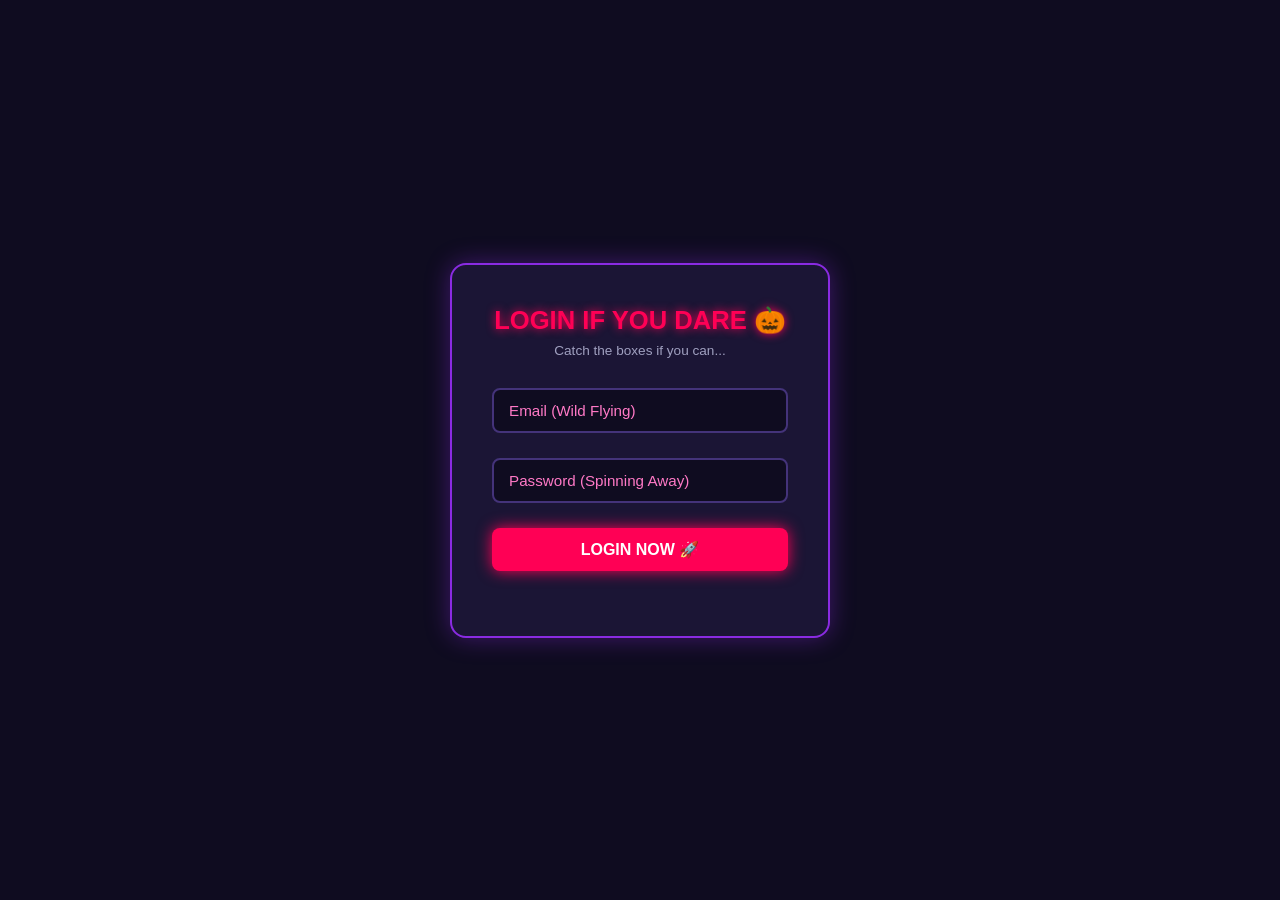
<file: index.html>
<!DOCTYPE html>
<html lang="en">
<head>
  <meta charset="UTF-8" />
  <meta name="viewport" content="width=device-width, initial-scale=1.0"/>
  <title>Login If You Dare! 👻</title>
  <link rel="stylesheet" href="style.css" />
</head>
<body>

  <div class="card">
    <h1 class="scary-title">LOGIN IF YOU DARE 🎃</h1>
    <p class="subtitle">Catch the boxes if you can...</p>

    <form onsubmit="return false;">
      <div class="field-wrapper float-1">
        <input type="email" placeholder="Email (Wild Flying)" required />
      </div>

      <div class="field-wrapper float-2">
        <input type="password" placeholder="Password (Spinning Away)" required />
      </div>

      <div class="field-wrapper float-3">
        <button type="button" class="login-btn">
          LOGIN NOW 🚀
        </button>
      </div>
    </form>
  </div>

</body>
</html>
</file>
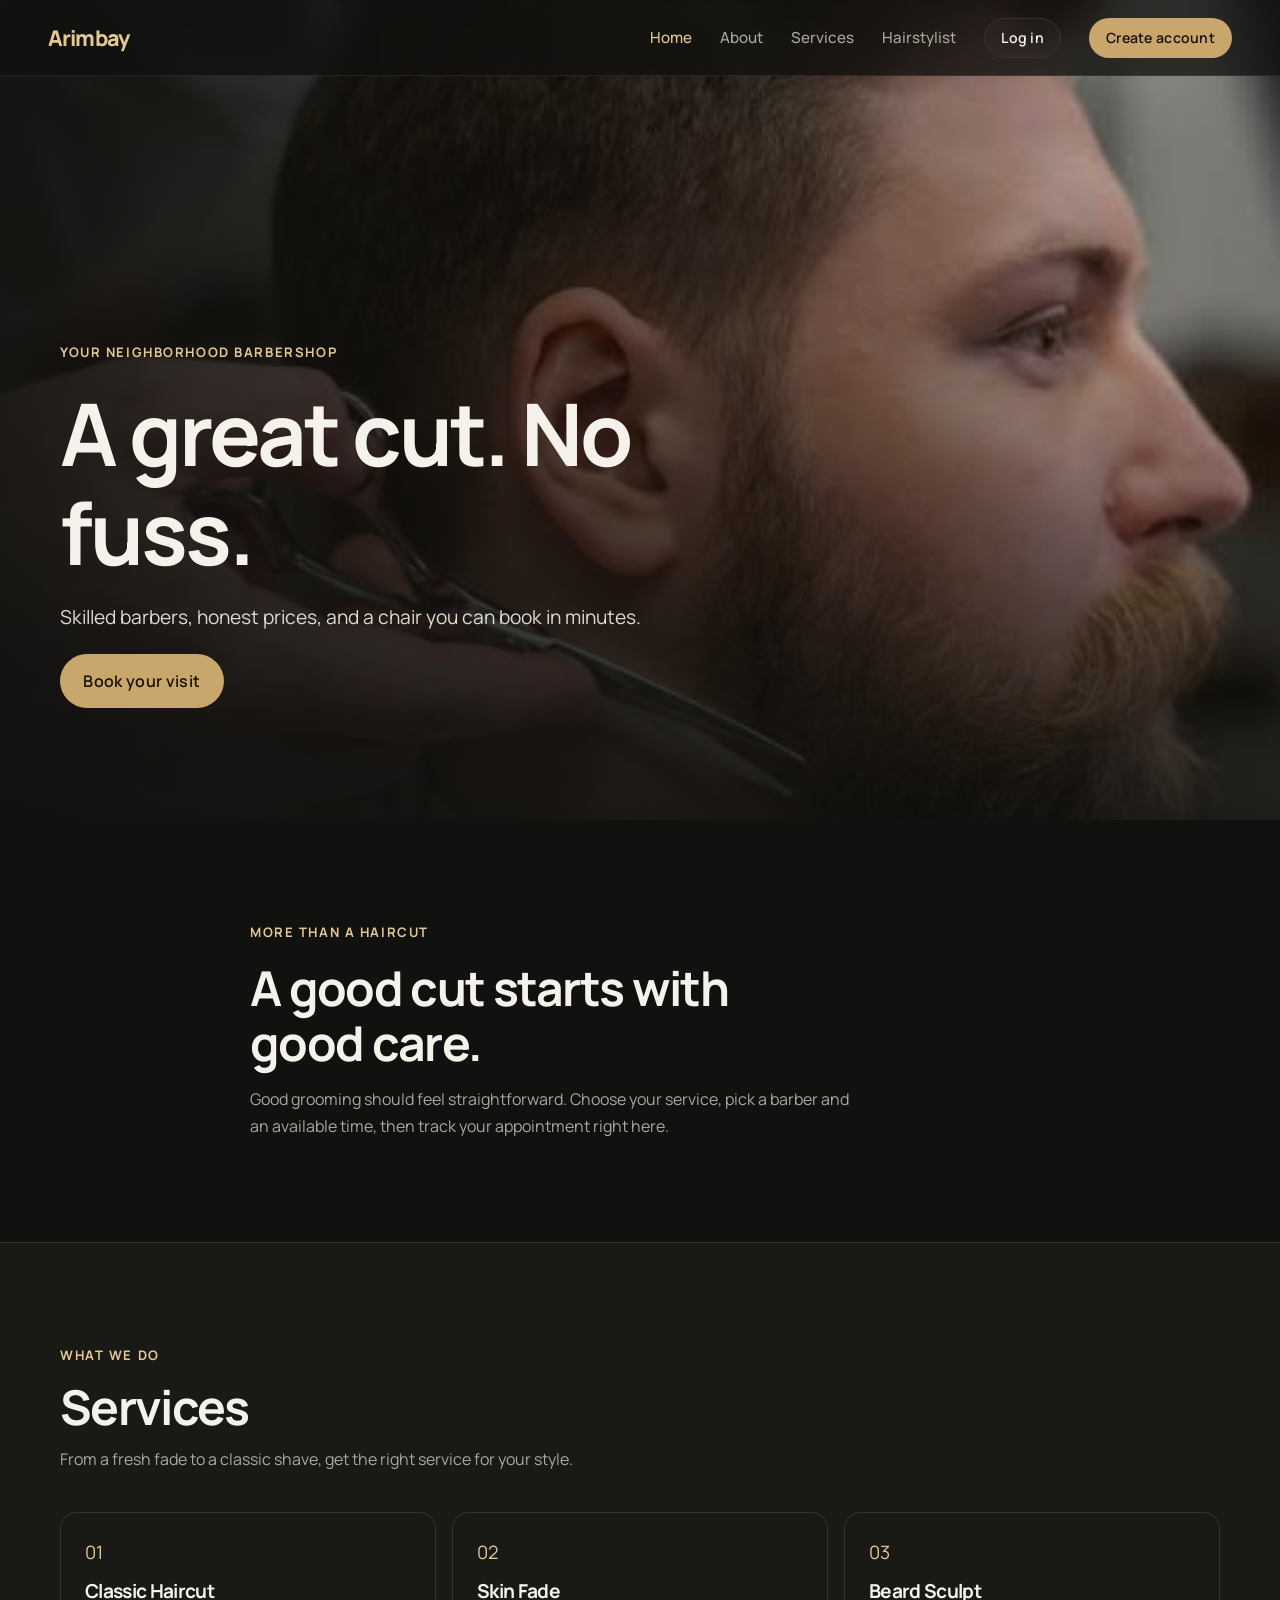
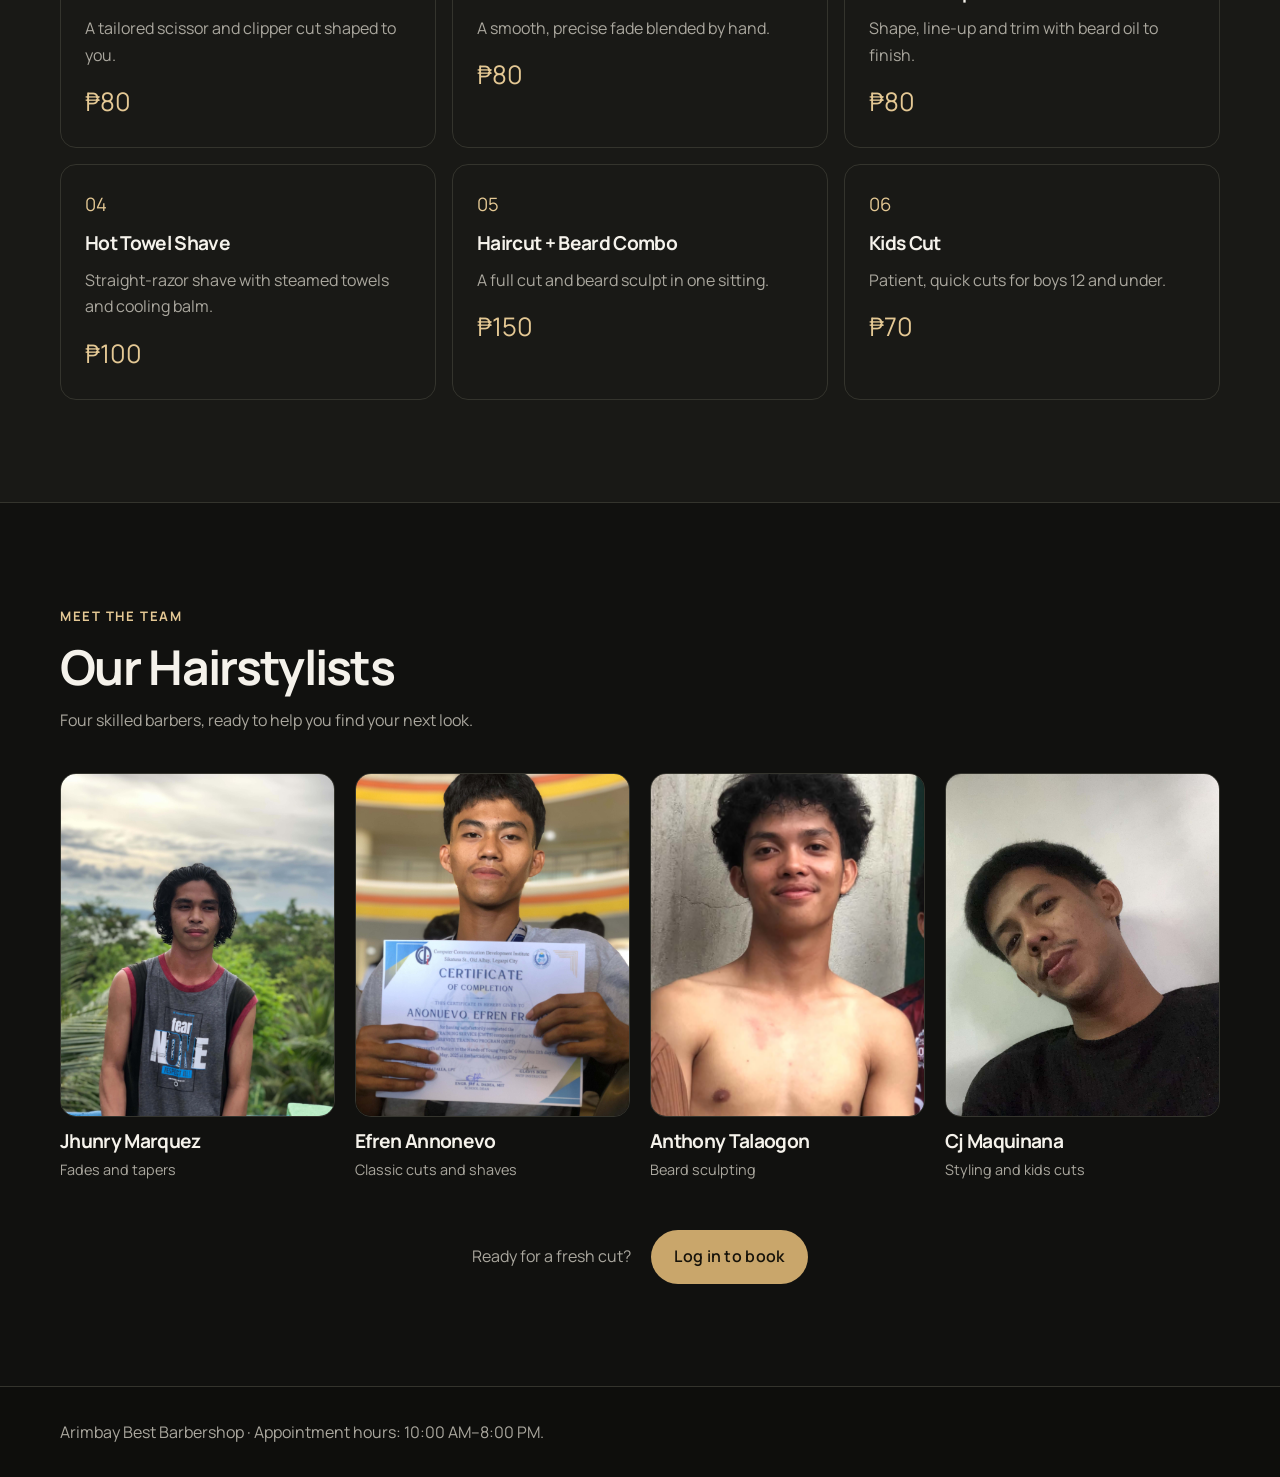
<file: bars/arimbay-barbershop/index.html>
<!DOCTYPE html>
<html lang="en">
<head>
<meta charset="UTF-8">
<meta name="viewport" content="width=device-width, initial-scale=1">
<title>Arimbay Barbershop</title>
<link rel="preconnect" href="https://fonts.googleapis.com">
<link rel="preconnect" href="https://fonts.gstatic.com" crossorigin>
<link href="https://fonts.googleapis.com/css2?family=Manrope:wght@400;500;600;700;800&display=swap" rel="stylesheet">
<link rel="stylesheet" href="css/base.css">
<link rel="stylesheet" href="css/layout.css">
<link rel="stylesheet" href="css/components.css">
<link rel="stylesheet" href="css/animations.css">
</head>
<body>

<section id="view-home" class="view public-home">
  <header class="nav public-nav" id="public-nav">
    <a class="nav-brand" href="#public-home">Arimbay</a>
    <button class="nav-toggle" id="public-nav-toggle" aria-label="Toggle menu" aria-expanded="false" aria-controls="public-nav-links"><span></span><span></span></button>
    <nav class="nav-links" id="public-nav-links">
      <a href="#public-home">Home</a>
      <a href="#public-about">About</a>
      <a href="#public-services">Services</a>
      <a href="#public-hairstylist">Hairstylist</a>
      <button class="btn btn-ghost btn-sm" type="button" data-show-auth data-auth-tab="login">Log in</button>
      <button class="btn btn-gold btn-sm" type="button" data-show-auth data-auth-tab="register">Create account</button>
    </nav>
  </header>

  <main>
    <section id="public-home" class="public-hero">
      <div class="public-hero-photo"></div>
      <div class="container public-hero-copy">
        <p class="hero-kicker">Your neighborhood barbershop</p>
        <h1>A great cut. No fuss.</h1>
        <p>Skilled barbers, honest prices, and a chair you can book in minutes.</p>
        <button class="btn btn-gold" type="button" data-show-auth>Book your visit</button>
      </div>
    </section>

    <section id="public-about" class="section public-about">
      <div class="container public-about-content">
        <p class="hero-kicker">More than a haircut</p>
        <h2>A good cut starts with good care.</h2>
        <p>Good grooming should feel straightforward. Choose your service, pick a barber and an available time, then track your appointment right here.</p>
      </div>
    </section>

    <section id="public-services" class="section section-alt">
      <div class="container">
        <div class="section-head">
          <p class="hero-kicker">What we do</p>
          <h2>Services</h2>
          <p>From a fresh fade to a classic shave, get the right service for your style.</p>
        </div>
        <div class="public-services-grid">
          <article class="card public-service-card">
            <span class="public-service-number">01</span>
            <h3>Classic Haircut</h3>
            <p>A tailored scissor and clipper cut shaped to you.</p>
            <span class="price">₱80</span>
          </article>
          <article class="card public-service-card">
            <span class="public-service-number">02</span>
            <h3>Skin Fade</h3>
            <p>A smooth, precise fade blended by hand.</p>
            <span class="price">₱80</span>
          </article>
          <article class="card public-service-card">
            <span class="public-service-number">03</span>
            <h3>Beard Sculpt</h3>
            <p>Shape, line-up and trim with beard oil to finish.</p>
            <span class="price">₱80</span>
          </article>
          <article class="card public-service-card">
            <span class="public-service-number">04</span>
            <h3>Hot Towel Shave</h3>
            <p>Straight-razor shave with steamed towels and cooling balm.</p>
            <span class="price">₱100</span>
          </article>
          <article class="card public-service-card">
            <span class="public-service-number">05</span>
            <h3>Haircut + Beard Combo</h3>
            <p>A full cut and beard sculpt in one sitting.</p>
            <span class="price">₱150</span>
          </article>
          <article class="card public-service-card">
            <span class="public-service-number">06</span>
            <h3>Kids Cut</h3>
            <p>Patient, quick cuts for boys 12 and under.</p>
            <span class="price">₱70</span>
          </article>
        </div>
      </div>
    </section>

    <section id="public-hairstylist" class="section">
      <div class="container">
        <div class="section-head">
          <p class="hero-kicker">Meet the team</p>
          <h2>Our Hairstylists</h2>
          <p>Four skilled barbers, ready to help you find your next look.</p>
        </div>
        <div class="stylist-grid">
          <article class="stylist-card">
            <img class="stylist-photo" src="assets/jone.jpeg" alt="Jhunry Marquez" loading="lazy">
            <h3>Jhunry Marquez</h3>
            <p>Fades and tapers</p>
          </article>
          <article class="stylist-card">
            <img class="stylist-photo" src="assets/efren.jpeg" alt="Efren Annonevo" loading="lazy">
            <h3>Efren Annonevo</h3>
            <p>Classic cuts and shaves</p>
          </article>
          <article class="stylist-card">
            <img class="stylist-photo" src="assets/ton.jpeg" alt="Anthony Talaogon" loading="lazy">
            <h3>Anthony Talaogon</h3>
            <p>Beard sculpting</p>
          </article>
          <article class="stylist-card">
            <img class="stylist-photo" src="assets/cj.jpeg" alt="Cj Maquinana" loading="lazy">
            <h3>Cj Maquinana</h3>
            <p>Styling and kids cuts</p>
          </article>
        </div>
        <div class="public-cta">
          <p>Ready for a fresh cut?</p>
          <button class="btn btn-gold" type="button" data-show-auth>Log in to book</button>
        </div>
      </div>
    </section>
  </main>

  <footer class="footer">
    <div class="container"><p>Arimbay Best Barbershop · Appointment hours: 10:00 AM–8:00 PM.</p></div>
  </footer>
</section>

<section id="view-auth" class="view auth" hidden>
  <aside class="auth-media">
    <!-- REPLACE PORTRAIT VIDEO HERE: place your 12-second looping portrait video at assets/portrait.mp4 -->
    <video class="auth-video" src="assets/portrait.mp4" autoplay muted loop playsinline></video>
    <div class="auth-media-shade"></div>
    <div class="auth-brand">
      <h1>Arimbay Best Barbershop</h1>
      <p>Sharp cuts. Steady hands. Book your chair in under a minute.</p>
    </div>
  </aside>

  <div class="auth-panel">
    <div class="auth-card">
      <div class="tabs" role="tablist">
        <button class="tab is-active" role="tab" data-tab="login" aria-selected="true">Log in</button>
        <button class="tab" role="tab" data-tab="register" aria-selected="false">Create account</button>
      </div>

      <form id="login-form" class="form" novalidate>
        <div class="field">
          <input id="login-email" name="email" type="email" placeholder=" " autocomplete="email" required>
          <label for="login-email">Email</label>
          <small class="error" data-error-for="login-email"></small>
        </div>
        <div class="field">
          <input id="login-password" name="password" type="password" placeholder=" " autocomplete="current-password" required>
          <label for="login-password">Password</label>
          <small class="error" data-error-for="login-password"></small>
        </div>
        <button class="btn btn-gold btn-block" type="submit">Log in</button>
        <button class="btn btn-ghost auth-back" type="button" data-back-home>← Back to Home</button>
      </form>

      <form id="register-form" class="form" novalidate hidden>
        <div class="field">
          <input id="register-name" name="name" type="text" placeholder=" " autocomplete="name" required>
          <label for="register-name">Full name</label>
          <small class="error" data-error-for="register-name"></small>
        </div>
        <div class="field">
          <input id="register-email" name="email" type="email" placeholder=" " autocomplete="email" required>
          <label for="register-email">Email</label>
          <small class="error" data-error-for="register-email"></small>
        </div>
        <div class="field">
          <input id="register-password" name="password" type="password" placeholder=" " autocomplete="new-password" required>
          <label for="register-password">Password (6+ characters)</label>
          <small class="error" data-error-for="register-password"></small>
        </div>
        <div class="field">
          <input id="register-confirm" name="confirm" type="password" placeholder=" " autocomplete="new-password" required>
          <label for="register-confirm">Confirm password</label>
          <small class="error" data-error-for="register-confirm"></small>
        </div>
        <button class="btn btn-gold btn-block" type="submit">Create account</button>
      </form>
    </div>
  </div>
</section>

<section id="view-app" class="view" hidden>
  <header class="nav" id="nav">
    <a class="nav-brand" href="#home">Arimbay</a>
    <button class="nav-toggle" id="nav-toggle" aria-label="Toggle menu" aria-expanded="false" aria-controls="nav-links"><span></span><span></span></button>
    <nav class="nav-links" id="nav-links">
      <a href="#home">Home</a>
      <a href="#services">Services</a>
      <a href="#booking">Book</a>
      <a href="#appointments">My appointments</a>
      <span class="nav-user" id="nav-user"></span>
      <button class="btn btn-ghost btn-sm" data-logout>Log out</button>
    </nav>
  </header>

  <main>
    <section id="home" class="hero">
      <!-- REPLACE PHOTO HERE: hero background photo (landscape, at least 1600px wide) -->
      <div class="hero-photo"></div>
      <div class="container hero-copy">
        <p class="hero-kicker">Arimbay Best Barbershop</p>
        <h1>Real cuts for men who show up sharp.</h1>
        <p>Classic cuts, clean fades and proper hot-towel shaves from barbers who take their time.</p>
        <div class="hero-actions">
          <a class="btn btn-gold" href="#booking">Book a chair</a>
          <a class="btn btn-ghost" href="#services">See services</a>
        </div>
      </div>
    </section>

    <section id="services" class="section">
      <div class="container">
        <div class="section-head">
          <h2>Services</h2>
          <p>Every service includes a consultation and a clean finish. Prices are in Philippine pesos.</p>
        </div>
        <div class="grid-services">
          <article class="card service-card" data-reveal data-service="classic" data-name="Classic Haircut" data-price="80" data-duration="30">
            <div class="card-photo"><img src="assets/classic.png" alt="Classic haircut" loading="lazy"></div>
            <div class="card-body">
              <h3>Classic Haircut</h3>
              <p>Scissor and clipper cut shaped to your head and hairline.</p>
              <div class="card-meta"><span class="price">₱80</span><span class="duration">30 min</span></div>
              <button class="btn btn-ghost btn-sm" data-book>Book this</button>
            </div>
          </article>
          <article class="card service-card" data-reveal data-service="fade" data-name="Skin Fade" data-price="80" data-duration="45">
            <div class="card-photo"><img src="assets/skinfade.jpg" alt="Skin fade haircut" loading="lazy"></div>
            <div class="card-body">
              <h3>Skin Fade</h3>
              <p>A smooth gradient from skin to length, blended by hand.</p>
              <div class="card-meta"><span class="price">₱80</span><span class="duration">45 min</span></div>
              <button class="btn btn-ghost btn-sm" data-book>Book this</button>
            </div>
          </article>
          <article class="card service-card" data-reveal data-service="beard" data-name="Beard Sculpt" data-price="80" data-duration="25">
            <div class="card-photo"><img src="assets/bear.png" alt="Beard sculpt" loading="lazy"></div>
            <div class="card-body">
              <h3>Beard Sculpt</h3>
              <p>Shape, line-up and trim with beard oil to finish.</p>
              <div class="card-meta"><span class="price">₱80</span><span class="duration">25 min</span></div>
              <button class="btn btn-ghost btn-sm" data-book>Book this</button>
            </div>
          </article>
          <article class="card service-card" data-reveal data-service="shave" data-name="Hot Towel Shave" data-price="100" data-duration="30">
            <div class="card-photo"><img src="assets/towel.jpeg" alt="Hot towel shave" loading="lazy"></div>
            <div class="card-body">
              <h3>Hot Towel Shave</h3>
              <p>Straight-razor shave with steamed towels and a cooling balm.</p>
              <div class="card-meta"><span class="price">₱100</span><span class="duration">30 min</span></div>
              <button class="btn btn-ghost btn-sm" data-book>Book this</button>
            </div>
          </article>
          <article class="card service-card" data-reveal data-service="combo" data-name="Haircut + Beard Combo" data-price="150" data-duration="60">
            <div class="card-photo"><img src="assets/hair.jpeg" alt="Haircut and beard combo" loading="lazy"></div>
            <div class="card-body">
              <h3>Haircut + Beard Combo</h3>
              <p>Our full cut and beard sculpt in one sitting, for less.</p>
              <div class="card-meta"><span class="price">₱150</span><span class="duration">60 min</span></div>
              <button class="btn btn-ghost btn-sm" data-book>Book this</button>
            </div>
          </article>
          <article class="card service-card" data-reveal data-service="kids" data-name="Kids Cut" data-price="70" data-duration="25">
            <div class="card-photo"><img src="assets/kids.jpeg" alt="Kids haircut" loading="lazy"></div>
            <div class="card-body">
              <h3>Kids Cut</h3>
              <p>Patient, quick cuts for boys 12 and under.</p>
              <div class="card-meta"><span class="price">₱70</span><span class="duration">25 min</span></div>
              <button class="btn btn-ghost btn-sm" data-book>Book this</button>
            </div>
          </article>
        </div>
      </div>
    </section>

    <section id="booking" class="section section-alt">
      <div class="container">
        <div class="section-head">
          <h2>Book your chair</h2>
          <p>Choose a service, pick your barber, then select an open time.</p>
        </div>
        <div class="booking-grid">
          <form id="booking-form" class="form booking-form" novalidate>
            <div class="field-static">
              <label for="service-select">Service</label>
              <select id="service-select" required>
                <option value="">Choose a service</option>
              </select>
            </div>

            <fieldset class="fieldset">
              <legend>Barber</legend>
              <div class="barbers">
                <label class="barber-card">
                  <input class="visually-hidden" type="radio" name="barber" value="Jhunry Marquez">
                  <span class="barber-body">
                    <span class="avatar"><img src="assets/jone.jpeg" alt="Jhunry Marquez" loading="lazy"></span>
                    <strong>Jhunry Marquez</strong>
                    <small>Fades and tapers</small>
                    <small>Recommended</small>
                  </span>
                </label>
                <label class="barber-card">
                  <input class="visually-hidden" type="radio" name="barber" value="Efren Annonevo">
                  <span class="barber-body">
                    <span class="avatar"><img src="assets/efren.jpeg" alt="Efren Annonevo" loading="lazy"></span>
                    <strong>Efren Annonevo</strong>
                    <small>Classic cuts and shaves</small>
                  </span>
                </label>
                <label class="barber-card">
                  <input class="visually-hidden" type="radio" name="barber" value="Anthony Talaogon">
                  <span class="barber-body">
                    <span class="avatar"><img src="assets/ton.jpeg" alt="Anthony Talaogon" loading="lazy"></span>
                    <strong>Anthony Talaogon</strong>
                    <small>Beard sculpting</small>
                  </span>
                </label>
                <label class="barber-card">
                  <input class="visually-hidden" type="radio" name="barber" value="Cj Maquinana">
                  <span class="barber-body">
                    <span class="avatar"><img src="assets/cj.jpeg" alt="Cj Maquinana" loading="lazy"></span>
                    <strong>Cj Maquinana</strong>
                    <small>Styling and kids cuts</small>
                  </span>
                </label>
              </div>
            </fieldset>

            <div class="field-static">
              <label for="booking-date">Date</label>
              <input id="booking-date" type="date" required>
            </div>

            <fieldset class="fieldset">
              <legend>Time</legend>
              <div id="slot-grid" class="slots" role="radiogroup" aria-label="Available times"></div>
            </fieldset>

            <small class="error" id="booking-error"></small>
            <button class="btn btn-gold btn-block" type="submit">Request appointment</button>
          </form>

          <aside class="card summary" aria-live="polite">
            <h3>Your booking</h3>
            <dl>
              <div><dt>Service</dt><dd id="sum-service">Not selected</dd></div>
              <div><dt>Barber</dt><dd id="sum-barber">Not selected</dd></div>
              <div><dt>Date</dt><dd id="sum-date">Not selected</dd></div>
              <div><dt>Time</dt><dd id="sum-time">Not selected</dd></div>
              <div><dt>Duration</dt><dd id="sum-duration">-</dd></div>
              <div class="summary-total"><dt>Total</dt><dd id="sum-price">₱0</dd></div>
            </dl>
            <p>Your request is sent as Pending until the shop approves it.</p>
          </aside>
        </div>
      </div>
    </section>

    <section id="appointments" class="section">
      <div class="container">
        <div class="section-head">
          <h2>My appointments</h2>
          <p>Status updates appear here as soon as the shop responds.</p>
        </div>
        <div id="user-appointments"></div>
      </div>
    </section>
  </main>

  <footer class="footer">
    <div class="container"><p>Arimbay Best Barbershop. Open daily, 10:00 AM to 8:00 PM.</p></div>
  </footer>
</section>

<section id="view-admin" class="view" hidden>
  <header class="nav nav-solid">
    <span class="nav-brand">Arimbay Admin</span>
    <nav class="nav-links is-static">
      <span class="nav-user" id="admin-user"></span>
      <button class="btn btn-ghost btn-sm" data-logout>Log out</button>
    </nav>
  </header>
  <main class="admin-main container">
    <div class="section-head">
      <h2>Reservations</h2>
      <p>Approve or cancel incoming client bookings.</p>
    </div>
    <div class="stats" id="admin-stats"></div>
    <div class="toolbar">
      <div class="field-static">
        <label for="admin-filter">Show</label>
        <select id="admin-filter">
          <option value="all">All reservations</option>
          <option value="Pending">Pending</option>
          <option value="Approved">Approved</option>
          <option value="Cancelled">Cancelled</option>
        </select>
      </div>
    </div>
    <div id="admin-table"></div>
  </main>
</section>

<div class="modal" id="modal" hidden>
  <div class="modal-box" role="dialog" aria-modal="true" aria-labelledby="modal-title">
    <h3 id="modal-title"></h3>
    <p id="modal-text"></p>
    <div class="modal-actions">
      <button class="btn btn-ghost" id="modal-no">Go back</button>
      <button class="btn btn-gold" id="modal-yes">Confirm</button>
    </div>
  </div>
</div>

<div class="toast" id="toast" role="status" aria-live="polite"></div>

<script src="js/main.js"></script>
<script src="js/booking.js"></script>
<script src="js/animations.js"></script>
</body>
</html>
</file>
<file: style.css>
* {
  margin: 0;
  padding: 0;
  box-sizing: border-box;
  font-family: 'Segoe UI', Tahoma, Geneva, Verdana, sans-serif;
}

body {
  background: #0f0c20;
  height: 100vh;
  display: flex;
  justify-content: center;
  align-items: center;
  overflow: hidden;
}

.card {
  background: #1b1535;
  padding: 40px;
  border-radius: 16px;
  box-shadow: 0 0 25px rgba(138, 43, 226, 0.4);
  width: 380px;
  text-align: center;
  border: 2px solid #8a2be2;
  position: relative;
}

.scary-title {
  color: #ff0055;
  font-size: 1.6rem;
  margin-bottom: 8px;
  text-shadow: 0 0 10px #ff0055;
}

.subtitle {
  color: #a0a0c0;
  font-size: 0.85rem;
  margin-bottom: 30px;
}

.field-wrapper {
  margin-bottom: 25px;
  position: relative;
}

input {
  width: 100%;
  padding: 12px 15px;
  border-radius: 8px;
  border: 2px solid #44337a;
  background: #0f0c20;
  color: #fff;
  font-size: 0.95rem;
  outline: none;
}

input::placeholder {
  color: #ff79c6;
}

.login-btn {
  width: 100%;
  padding: 12px;
  background: #ff0055;
  color: white;
  border: none;
  border-radius: 8px;
  font-weight: bold;
  font-size: 1rem;
  cursor: pointer;
  box-shadow: 0 0 15px #ff0055;
}

.float-1 {
  animation: crazyFly1 1.2s infinite ease-in-out alternate;
}

.float-2 {
  animation: crazyFly2 0.8s infinite ease-in-out alternate;
}

.float-3 {
  animation: crazyFly3 0.5s infinite linear;
}

@keyframes crazyFly1 {
  0%   { transform: translate(0, 0) scale(1); }
  25%  { transform: translate(250px, -200px) rotate(15deg); }
  50%  { transform: translate(-300px, 150px) scale(0.8); }
  75%  { transform: translate(180px, 300px) rotate(-20deg); }
  100% { transform: translate(-200px, -180px) scale(1.1); }
}

@keyframes crazyFly2 {
  0%   { transform: translate(0, 0) rotate(0deg); }
  33%  { transform: translate(-280px, -150px) rotate(180deg); }
  66%  { transform: translate(200px, 220px) rotate(360deg); }
  100% { transform: translate(-150px, 250px) rotate(540deg); }
}

@keyframes crazyFly3 {
  0%   { transform: translate(0, 0); }
  20%  { transform: translate(320px, -100px); }
  40%  { transform: translate(-250px, -250px); }
  60%  { transform: translate(150px, 200px); }
  80%  { transform: translate(-300px, 80px); }
  100% { transform: translate(0, 0); }
}
</file>
<file: bars/arimbay-barbershop/css/base.css>
:root {
  color-scheme: dark;
  --bg: #11110f;
  --surface: #191916;
  --surface-2: #22221d;
  --line: #34342d;
  --gold: #c9a66b;
  --gold-light: #e4c894;
  --gold-deep: #8c7046;
  --text: #f5f2eb;
  --muted: #aaa79e;
  --ok: #83b58b;
  --warn: #e3b661;
  --bad: #dc8278;
  --font-display: 'Manrope', system-ui, sans-serif;
  --font-body: 'Manrope', system-ui, -apple-system, 'Segoe UI', sans-serif;
  --radius: 10px;
  --radius-lg: 16px;
  --shadow: 0 24px 70px rgba(0, 0, 0, 0.35);
  --ease: cubic-bezier(0.2, 0.7, 0.2, 1);
  --nav-h: 76px;
}

*, *::before, *::after { box-sizing: border-box; margin: 0; padding: 0; }
html { -webkit-text-size-adjust: 100%; scroll-padding-top: calc(var(--nav-h) + 1rem); }
body { background: var(--bg); color: var(--text); font-family: var(--font-body); font-size: 1rem; line-height: 1.65; min-height: 100vh; -webkit-font-smoothing: antialiased; }
h1, h2, h3 { font-family: var(--font-display); font-weight: 700; line-height: 1.15; letter-spacing: -0.035em; }
h1 { font-size: clamp(2.7rem, 7vw, 5.4rem); }
h2 { font-size: clamp(2rem, 4vw, 3rem); }
h3 { font-size: 1.2rem; }
p { color: var(--muted); max-width: 62ch; }
a { color: inherit; text-decoration: none; }
button, input, select, textarea { font: inherit; color: inherit; }
button { cursor: pointer; background: none; border: 0; }
img, video { display: block; max-width: 100%; }
table { border-collapse: collapse; width: 100%; }
dl, fieldset { border: 0; }
[hidden] { display: none !important; }
:focus-visible { outline: 2px solid var(--gold-light); outline-offset: 3px; }
::selection { background: var(--gold); color: #17130a; }
.visually-hidden { position: absolute; width: 1px; height: 1px; overflow: hidden; clip: rect(0 0 0 0); white-space: nowrap; }
</file>
<file: bars/arimbay-barbershop/css/layout.css>
.container { width: min(1160px, 100% - 3rem); margin-inline: auto; }
.section { padding: clamp(4rem, 8vw, 6.5rem) 0; }
.section-alt { background: var(--surface); border-block: 1px solid var(--line); }
.section-head { display: grid; gap: 0.75rem; margin-bottom: 2.5rem; }

.public-hero { position: relative; min-height: min(820px, 100svh); display: grid; align-items: end; padding: calc(var(--nav-h) + 3rem) 0 clamp(4rem, 10vw, 7rem); overflow: hidden; }
.public-hero-photo {
  position: absolute;
  inset: 0;
  background:
    linear-gradient(90deg, rgba(17, 17, 15, 0.92) 0%, rgba(17, 17, 15, 0.62) 48%, rgba(17, 17, 15, 0.18) 100%),
    linear-gradient(0deg, rgba(17, 17, 15, 0.8), transparent 60%),
    url('../assets/hair.jpeg') center 38% / cover,
    #22221d;
}
.public-hero-copy { position: relative; display: grid; gap: 1.25rem; justify-items: start; }
.public-hero-copy h1 { max-width: 10ch; }
.public-hero-copy > p:not(.hero-kicker) { color: #dedbd2; font-size: clamp(1.05rem, 1.7vw, 1.2rem); }
.public-about { min-height: 370px; display: grid; align-items: center; }
.public-about-content { display: grid; gap: 1rem; max-width: 780px; }
.public-about-content h2 { max-width: 16ch; }
.public-services-grid { display: grid; grid-template-columns: repeat(3, minmax(0, 1fr)); gap: 1rem; }
.stylist-grid { display: grid; grid-template-columns: repeat(4, minmax(0, 1fr)); gap: 1.25rem; }
.public-cta { display: flex; align-items: center; justify-content: center; gap: 1.25rem; margin-top: 3rem; }

.auth { display: grid; grid-template-columns: minmax(0, 1.05fr) minmax(0, 0.95fr); min-height: 100vh; }
.auth-media {
  position: relative;
  overflow: hidden;
  min-height: 100vh;
  background: radial-gradient(circle at 30% 20%, #3a2f17, var(--surface) 70%);
}
.auth-video { position: absolute; inset: 0; width: 100%; height: 100%; object-fit: cover; }
.auth-media-shade {
  position: absolute;
  inset: 0;
  background: linear-gradient(180deg, rgba(13, 12, 10, 0.1) 0%, rgba(13, 12, 10, 0.9) 100%);
}
.auth-brand {
  position: absolute;
  left: clamp(1.5rem, 4vw, 3.5rem);
  right: clamp(1.5rem, 4vw, 3.5rem);
  bottom: clamp(1.5rem, 5vw, 3.5rem);
  display: grid;
  gap: 0.75rem;
}
.auth-brand h1 { font-size: clamp(2rem, 3.6vw, 3rem); }
.auth-panel { display: grid; place-items: center; padding: 2rem 1.25rem; }
.auth-card { width: min(420px, 100%); display: grid; gap: 1.75rem; }

.nav {
  position: fixed;
  inset: 0 0 auto 0;
  z-index: 50;
  height: var(--nav-h);
  display: flex;
  align-items: center;
  justify-content: space-between;
  padding-inline: clamp(1.25rem, 4vw, 3rem);
  background: rgba(17, 17, 15, 0.82);
  backdrop-filter: blur(14px);
  border-bottom: 1px solid rgba(255, 255, 255, 0.07);
}
.nav.is-scrolled, .nav-solid { background: rgba(17, 17, 15, 0.96); backdrop-filter: blur(14px); border-bottom: 1px solid var(--line); }
.nav-links { display: flex; align-items: center; gap: 1.75rem; }
.nav-links a { color: var(--muted); font-weight: 500; font-size: 0.95rem; }
.nav-links a:hover, .nav-links a.is-active { color: var(--gold-light); }
.nav-toggle { display: none; width: 44px; height: 44px; position: relative; }

.hero { position: relative; min-height: 100vh; display: grid; align-items: end; padding: calc(var(--nav-h) + 3rem) 0 clamp(3rem, 8vw, 6rem); overflow: hidden; }
.hero-photo {
  position: absolute;
  inset: 0;
  background:
    linear-gradient(90deg, rgba(17, 17, 15, 0.88), rgba(17, 17, 15, 0.28)),
    linear-gradient(180deg, rgba(17, 17, 15, 0.15), rgba(17, 17, 15, 0.9)),
    url('../assets/hair.jpeg'), #22221d;
  background-size: cover;
  background-position: center;
}
.hero-copy { position: relative; display: grid; gap: 1.25rem; justify-items: start; }
.hero-copy h1 { max-width: 14ch; }
.hero-actions { display: flex; flex-wrap: wrap; gap: 0.75rem; margin-top: 0.5rem; }

.grid-services { display: grid; grid-template-columns: repeat(3, minmax(0, 1fr)); gap: 1.5rem; }

.booking-grid { display: grid; grid-template-columns: minmax(0, 1.5fr) minmax(0, 1fr); gap: 2rem; align-items: start; }
.booking-form { display: grid; gap: 1.5rem; }
.barbers { display: grid; grid-template-columns: repeat(auto-fill, minmax(170px, 1fr)); gap: 0.75rem; }
.slots { display: grid; grid-template-columns: repeat(auto-fill, minmax(104px, 1fr)); gap: 0.5rem; }
.summary { position: sticky; top: calc(var(--nav-h) + 1.5rem); }

.table-wrap { overflow-x: auto; border: 1px solid var(--line); border-radius: var(--radius-lg); background: var(--surface); }

.admin-main { padding-top: calc(var(--nav-h) + 3rem); padding-bottom: 5rem; }
.stats { display: grid; grid-template-columns: repeat(4, minmax(0, 1fr)); gap: 1rem; margin-bottom: 2rem; }
.toolbar { display: flex; justify-content: flex-end; margin-bottom: 1rem; }
.toolbar .field-static { min-width: 220px; }

.footer { padding: 2rem 0; border-top: 1px solid var(--line); }
.public-home .footer { background: #0e0e0c; }

@media (max-width: 960px) {
  .grid-services { grid-template-columns: repeat(2, minmax(0, 1fr)); }
  .stylist-grid { grid-template-columns: repeat(2, minmax(0, 1fr)); }
  .public-services-grid { grid-template-columns: repeat(2, minmax(0, 1fr)); }
  .booking-grid { grid-template-columns: minmax(0, 1fr); }
  .summary { position: static; }
  .stats { grid-template-columns: repeat(2, minmax(0, 1fr)); }
}

@media (max-width: 820px) {
  .auth { grid-template-columns: minmax(0, 1fr); }
  .auth-media { min-height: 260px; height: 36vh; }
  .auth-brand h1 { font-size: 1.6rem; }
  .auth-brand p { display: none; }
  .nav-toggle { display: block; }
  .nav-links:not(.is-static) {
    position: absolute;
    top: var(--nav-h);
    left: 0;
    right: 0;
    flex-direction: column;
    align-items: flex-start;
    gap: 1rem;
    padding: 1.25rem;
    background: rgba(25, 25, 22, 0.98);
    border-bottom: 1px solid var(--line);
    display: none;
  }
  .nav-links.is-open { display: flex; }
}

@media (max-width: 620px) {
  .container { width: min(100% - 2rem, 1160px); }
  .public-hero { min-height: 82svh; }
  .public-hero-photo { background-position: 58% center; }
  .section { padding: 4rem 0; }
  .grid-services { grid-template-columns: minmax(0, 1fr); }
  .stylist-grid, .public-services-grid { grid-template-columns: minmax(0, 1fr); }
  .public-cta { align-items: flex-start; flex-direction: column; }
  .nav-links.is-static .nav-user { display: none; }
}
</file>
<file: bars/arimbay-barbershop/css/components.css>
.brand-mark {
  width: 48px;
  height: 48px;
  display: grid;
  place-items: center;
  border: 1px solid var(--gold);
  border-radius: 50%;
  color: var(--gold-light);
  font-family: var(--font-display);
  font-size: 1.4rem;
}
.nav-brand { font-family: var(--font-display); font-size: 1.35rem; color: var(--gold-light); font-weight: 800; letter-spacing: -0.04em; }
.nav-user { color: var(--text); font-size: 0.9rem; }
.nav-toggle span { position: absolute; left: 11px; right: 11px; height: 2px; background: var(--text); }
.nav-toggle span:first-child { top: 18px; }
.nav-toggle span:last-child { top: 26px; }
.public-nav { background: rgba(17, 17, 15, 0.76); backdrop-filter: blur(14px); }
.public-nav.is-scrolled { background: rgba(17, 17, 15, 0.96); }
.public-service-card { min-height: 220px; padding: 1.5rem; display: grid; align-content: start; gap: 0.8rem; background: var(--surface); }
.public-service-number { color: var(--gold-light); font-family: var(--font-display); font-size: 1.15rem; }
.stylist-card { display: grid; gap: 0.35rem; }
.stylist-photo { width: 100%; aspect-ratio: 4 / 5; object-fit: cover; border: 1px solid var(--line); border-radius: var(--radius-lg); background: linear-gradient(135deg, #34342d, #191916); margin-bottom: 0.5rem; }
.stylist-card p { font-size: 0.9rem; }
.auth-back {
  justify-self: center;
  padding: 0.45rem 0.85rem;
  border-color: transparent;
  border-radius: 999px;
  color: var(--muted);
  font-size: 0.82rem;
  transition: color 0.2s, background-color 0.2s, border-color 0.2s;
}
.auth-back:hover { border-color: var(--line); background: rgba(255, 255, 255, 0.04); color: var(--gold-light); }
.hero-kicker { color: var(--gold-light); font-size: 0.82rem; font-weight: 700; letter-spacing: 0.12em; text-transform: uppercase; }

.btn {
  display: inline-flex;
  align-items: center;
  justify-content: center;
  gap: 0.5rem;
  min-height: 48px;
  padding: 0.8rem 1.4rem;
  border-radius: 999px;
  font-weight: 600;
  letter-spacing: 0.02em;
  border: 1px solid transparent;
}
.btn-gold { background: var(--gold); color: #17130a; }
.btn-gold:hover:not(:disabled) { background: var(--gold-light); }
.btn-ghost { border-color: var(--line); color: var(--text); background: rgba(255, 255, 255, 0.02); }
.btn-ghost:hover { border-color: var(--gold); color: var(--gold-light); }
.btn-ok { border-color: var(--ok); color: var(--ok); }
.btn-danger { border-color: var(--bad); color: var(--bad); }
.btn-sm { min-height: 40px; padding: 0.45rem 1rem; font-size: 0.88rem; }
.btn-block { width: 100%; }
.btn:disabled { opacity: 0.5; cursor: not-allowed; }

.tabs { display: flex; gap: 1.5rem; border-bottom: 1px solid var(--line); }
.tab { position: relative; padding: 0.75rem 0; color: var(--muted); font-weight: 600; }
.tab::after {
  content: '';
  position: absolute;
  left: 0;
  right: 0;
  bottom: -1px;
  height: 2px;
  background: var(--gold);
  transform: scaleX(0);
  transform-origin: left;
}
.tab.is-active { color: var(--text); }
.tab.is-active::after { transform: scaleX(1); }

.form { display: grid; gap: 1.1rem; }
.hint { font-size: 0.85rem; text-align: center; margin-inline: auto; }

.field { position: relative; }
.field input {
  width: 100%;
  padding: 1.5rem 1rem 0.55rem;
  background: var(--surface-2);
  border: 1px solid var(--line);
  border-radius: var(--radius);
  min-height: 58px;
}
.field input:focus { border-color: var(--gold); outline: none; }
.field label {
  position: absolute;
  left: 1rem;
  top: 0.95rem;
  color: var(--muted);
  pointer-events: none;
  transform-origin: left top;
}
.field input:focus + label,
.field input:not(:placeholder-shown) + label { transform: translateY(-0.6rem) scale(0.78); color: var(--gold-light); }

.field-static { display: grid; gap: 0.4rem; }
.field-static label, .fieldset legend { font-size: 0.9rem; font-weight: 600; color: var(--text); margin-bottom: 0.5rem; }
.field-static label { margin-bottom: 0; }
.field-static input, .field-static select {
  width: 100%;
  padding: 0.85rem 1rem;
  background: var(--surface-2);
  border: 1px solid var(--line);
  border-radius: var(--radius);
  color-scheme: dark;
  min-height: 50px;
}
.field-static input:focus, .field-static select:focus { border-color: var(--gold); outline: none; }

.error { display: block; min-height: 1.1rem; margin-top: 0.3rem; color: var(--bad); font-size: 0.82rem; }

.card { background: var(--surface); border: 1px solid var(--line); border-radius: var(--radius-lg); overflow: hidden; }
.service-card { display: flex; flex-direction: column; }
.card-photo { width: 100%; aspect-ratio: 4 / 3; flex: 0 0 auto; overflow: hidden; background: linear-gradient(135deg, #34342d, var(--surface-2)); }
.card-photo img { display: block; width: 100%; height: 100%; object-fit: cover; }
.card-body { display: grid; gap: 0.75rem; padding: 1.25rem; justify-items: start; flex: 1; align-content: start; }
.card-meta { display: flex; align-items: baseline; gap: 0.75rem; width: 100%; }
.price { font-family: var(--font-display); font-size: 1.6rem; color: var(--gold-light); }
.duration { color: var(--muted); font-size: 0.9rem; }

.fieldset { min-width: 0; }
.barber-card { display: block; cursor: pointer; }
.barber-body {
  display: grid;
  gap: 0.2rem;
  justify-items: center;
  text-align: center;
  padding: 1rem 0.75rem;
  background: var(--surface);
  border: 1px solid var(--line);
  border-radius: var(--radius-lg);
}
.barber-body small { color: var(--muted); }
.avatar { display: block; width: 64px; height: 64px; overflow: hidden; border-radius: 50%; margin-bottom: 0.4rem; background: linear-gradient(135deg, #34342d, #191916); border: 1px solid var(--gold-deep); }
.avatar img { width: 100%; height: 100%; object-fit: cover; }
.barber-card input:checked + .barber-body { border-color: var(--gold); background: #29251d; }
.barber-card input:focus-visible + .barber-body { outline: 2px solid var(--gold-light); outline-offset: 2px; }

.slot { min-height: 44px; padding: 0.55rem 0.5rem; border: 1px solid var(--line); border-radius: var(--radius); background: var(--surface); font-size: 0.9rem; }
.slot:hover:not(:disabled) { border-color: var(--gold); }
.slot.is-selected { background: var(--gold); border-color: var(--gold); color: #17130a; font-weight: 700; }
.slot:disabled { opacity: 0.35; text-decoration: line-through; cursor: not-allowed; }
.slots-hint { grid-column: 1 / -1; color: var(--muted); font-size: 0.92rem; }

.summary { padding: 1.5rem; display: grid; gap: 1rem; }
.summary dl { display: grid; gap: 0.75rem; }
.summary dl > div { display: flex; justify-content: space-between; gap: 1rem; border-bottom: 1px solid var(--line); padding-bottom: 0.6rem; }
.summary dt { color: var(--muted); }
.summary dd { text-align: right; font-weight: 600; }
.summary-total dd { color: var(--gold-light); font-family: var(--font-display); font-size: 1.4rem; }

.table-wrap table { min-width: 720px; }
th { padding: 0.9rem 1rem; text-align: left; color: var(--muted); font-size: 0.85rem; font-weight: 600; border-bottom: 1px solid var(--line); }
td { padding: 1rem; border-bottom: 1px solid var(--line); vertical-align: middle; }
tbody tr:last-child td { border-bottom: 0; }
tbody tr:hover { background: var(--surface-2); }
.row-actions { display: flex; gap: 0.5rem; flex-wrap: wrap; }
.cell-sub { display: block; color: var(--muted); font-size: 0.85rem; }

.badge { display: inline-flex; align-items: center; gap: 0.45rem; padding: 0.25rem 0.7rem; border-radius: 999px; font-size: 0.82rem; font-weight: 600; }
.badge::before { content: ''; width: 7px; height: 7px; border-radius: 50%; background: currentColor; }
.badge-pending { color: var(--warn); background: rgba(217, 164, 59, 0.12); }
.badge-approved { color: var(--ok); background: rgba(111, 162, 124, 0.14); }
.badge-cancelled { color: var(--bad); background: rgba(194, 88, 76, 0.14); }

.stat { padding: 1.25rem; }
.stat strong { display: block; font-family: var(--font-display); font-size: 2.2rem; color: var(--gold-light); }
.stat span { color: var(--muted); font-size: 0.9rem; }

.empty { padding: 3rem 1.5rem; text-align: center; display: grid; gap: 1rem; justify-items: center; background: var(--surface); border: 1px dashed var(--line); border-radius: var(--radius-lg); }

.modal { position: fixed; inset: 0; z-index: 100; display: grid; place-items: center; padding: 1.25rem; background: rgba(0, 0, 0, 0.7); }
.modal-box { width: min(420px, 100%); display: grid; gap: 1rem; padding: 1.75rem; background: var(--surface); border: 1px solid var(--line); border-radius: var(--radius-lg); box-shadow: var(--shadow); }
.modal-actions { display: flex; justify-content: flex-end; gap: 0.75rem; margin-top: 0.5rem; }

.toast {
  position: fixed;
  left: 50%;
  bottom: 1.5rem;
  z-index: 120;
  max-width: calc(100% - 2rem);
  padding: 0.85rem 1.25rem;
  background: var(--surface-2);
  border: 1px solid var(--gold);
  border-radius: var(--radius);
  box-shadow: var(--shadow);
  opacity: 0;
  pointer-events: none;
  transform: translate(-50%, 12px);
}
.toast.is-visible { opacity: 1; transform: translate(-50%, 0); }
</file>
<file: bars/arimbay-barbershop/css/animations.css>
@media (prefers-reduced-motion: no-preference) {
  html { scroll-behavior: smooth; }

  .hero-copy > * { opacity: 0; animation: rise 0.8s var(--ease) forwards; }
  .hero-copy > :nth-child(2) { animation-delay: 0.12s; }
  .hero-copy > :nth-child(3) { animation-delay: 0.24s; }
  .hero-copy > :nth-child(4) { animation-delay: 0.36s; }

  [data-reveal] { opacity: 0; transform: translateY(20px); transition: opacity 0.7s var(--ease), transform 0.7s var(--ease); }
  [data-reveal].is-visible { opacity: 1; transform: none; }

  .btn { transition: transform 0.2s var(--ease), border-color 0.2s, color 0.2s, filter 0.2s; }
  .btn:hover:not(:disabled) { transform: translateY(-2px); }
  .btn-gold:hover:not(:disabled) { filter: brightness(1.08); }
  .btn:active:not(:disabled) { transform: translateY(0); }

  .tab, .tab::after { transition: color 0.25s, transform 0.35s var(--ease); }
  .field input, .field-static input, .field-static select { transition: border-color 0.25s, background 0.25s; }
  .field label { transition: transform 0.22s var(--ease), color 0.22s; }

  .service-card { transition: border-color 0.3s, transform 0.4s var(--ease); }
  .service-card:hover { border-color: var(--gold-deep); transform: translateY(-4px); }
  .barber-body, .slot { transition: border-color 0.2s, background 0.2s; }
  .nav { transition: background 0.3s, border-color 0.3s; }
  .nav-links a { transition: color 0.2s; }
  tbody tr { transition: background 0.2s; }

  .badge-pending::before { animation: pulse 1.8s ease-in-out infinite; }
  .modal:not([hidden]) { animation: fade 0.2s ease-out; }
  .modal:not([hidden]) .modal-box { animation: pop 0.3s var(--ease); }
  .toast { transition: opacity 0.3s, transform 0.4s var(--ease); }
  .form:not([hidden]) { animation: fade 0.35s ease-out; }
}

@keyframes rise { from { opacity: 0; transform: translateY(24px); } to { opacity: 1; transform: none; } }
@keyframes fade { from { opacity: 0; } to { opacity: 1; } }
@keyframes pop { from { opacity: 0; transform: scale(0.95) translateY(8px); } to { opacity: 1; transform: none; } }
@keyframes pulse { 0%, 100% { opacity: 1; } 50% { opacity: 0.35; } }

@media (prefers-reduced-motion: reduce) {
  [data-reveal] { opacity: 1; transform: none; }
  .hero-copy > * { opacity: 1; }
  .toast { transition: none; }
}
</file>
